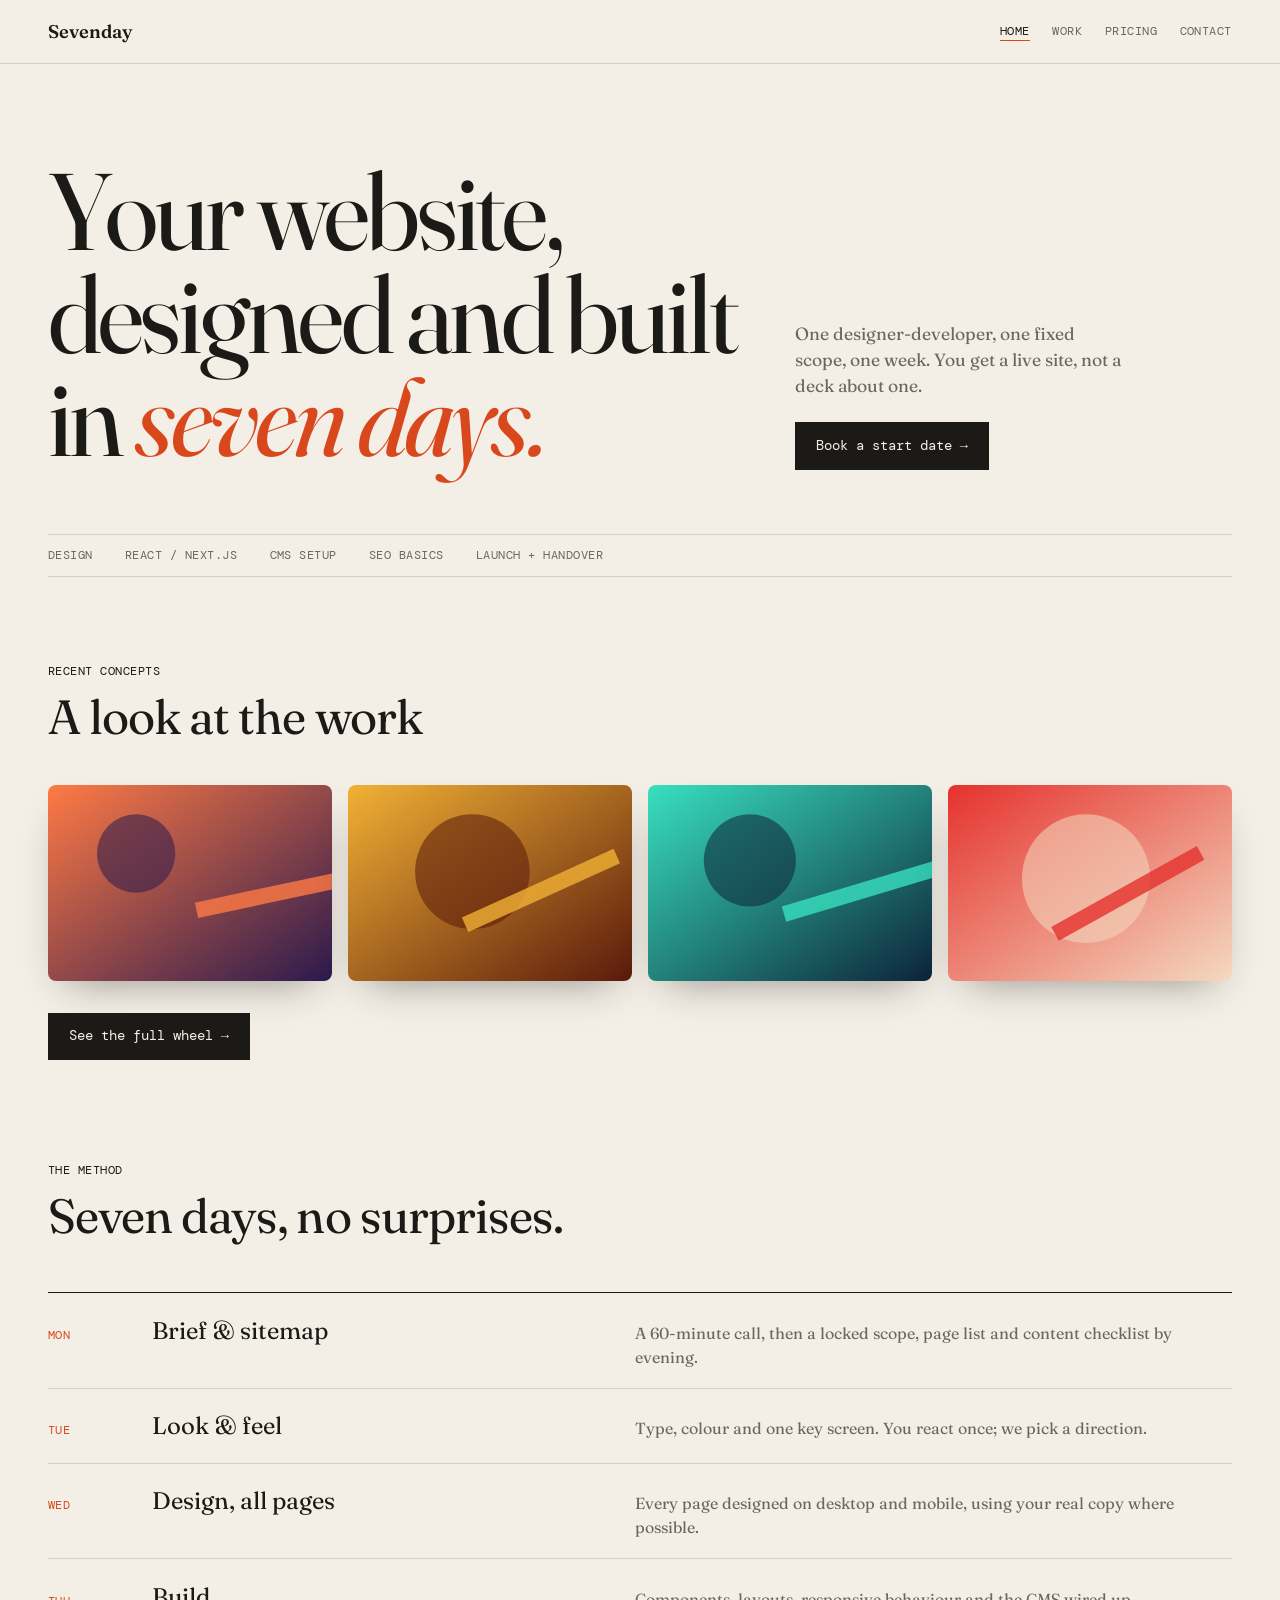
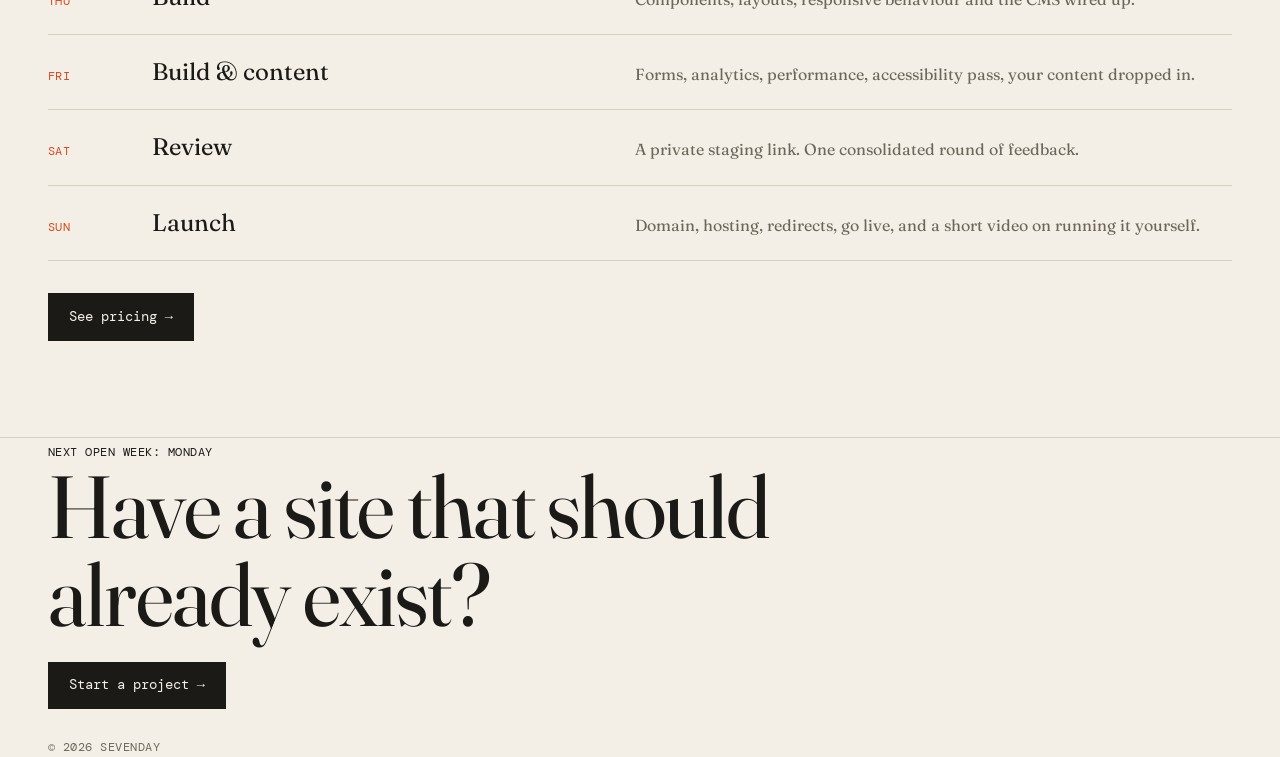
<file: index.html>
<!DOCTYPE html>
<html lang="en">
<head>
<meta charset="utf-8">
<meta name="viewport" content="width=device-width, initial-scale=1, viewport-fit=cover">
<title>Sevenday — web design & development, shipped in a week</title>
<link rel="preconnect" href="https://fonts.googleapis.com">
<link href="https://fonts.googleapis.com/css2?family=Fraunces:opsz,wght@9..144,400;9..144,600&family=DM+Mono:wght@400;500&display=swap" rel="stylesheet">
<link rel="stylesheet" href="styles.css">
</head>
<body>
<nav><b><a href="index.html">Sevenday</a></b><div class="mono">
<a href="index.html" data-page="index.html">Home</a>
<a href="work.html" data-page="work.html">Work</a>
<a href="pricing.html" data-page="pricing.html">Pricing</a>
<a href="contact.html" data-page="contact.html">Contact</a>
</div></nav>

<div class="wrap">
<header class="hero">
<h1>Your website, designed and built in <em>seven days.</em></h1>
<div>
<p>One designer-developer, one fixed scope, one week. You get a live site, not a deck about one.</p>
<a class="btn" href="contact.html">Book a start date →</a>
</div>
</header>
<div class="ticker mono"><span>Design</span><span>React / Next.js</span><span>CMS setup</span><span>SEO basics</span><span>Launch + handover</span></div>

<section class="pad">
<span class="mono">Recent concepts</span>
<h2>A look at the work</h2>
<div class="teaser" id="teaser"></div>
<p><a class="btn" href="work.html">See the full wheel →</a></p>
</section>

<section class="pad" style="padding-top:0">
<span class="mono">The method</span>
<h2>Seven days, no surprises.</h2>
<div class="days">
<div class="day"><span class="mono">Mon</span><h3>Brief & sitemap</h3><p>A 60-minute call, then a locked scope, page list and content checklist by evening.</p></div>
<div class="day"><span class="mono">Tue</span><h3>Look & feel</h3><p>Type, colour and one key screen. You react once; we pick a direction.</p></div>
<div class="day"><span class="mono">Wed</span><h3>Design, all pages</h3><p>Every page designed on desktop and mobile, using your real copy where possible.</p></div>
<div class="day"><span class="mono">Thu</span><h3>Build</h3><p>Components, layouts, responsive behaviour and the CMS wired up.</p></div>
<div class="day"><span class="mono">Fri</span><h3>Build & content</h3><p>Forms, analytics, performance, accessibility pass, your content dropped in.</p></div>
<div class="day"><span class="mono">Sat</span><h3>Review</h3><p>A private staging link. One consolidated round of feedback.</p></div>
<div class="day"><span class="mono">Sun</span><h3>Launch</h3><p>Domain, hosting, redirects, go live, and a short video on running it yourself.</p></div>
</div>
<p style="margin-top:2rem"><a class="btn" href="pricing.html">See pricing →</a></p>
</section>
</div>

<footer class="wrap">
<span class="mono">Next open week: Monday</span>
<h2>Have a site that should already exist?</h2>
<p style="margin:1.5rem 0"><a class="btn" href="contact.html">Start a project →</a></p>
<span class="mono" style="color:var(--mut)">© 2026 Sevenday</span>
</footer>

<script src="common.js"></script>
<script>
(function () {
  var D = window.SEVENDAY, box = document.getElementById("teaser");
  D.WORKS.slice(0, 4).forEach(function (t, i) {
    var a = document.createElement("a");
    a.href = "work.html";
    a.innerHTML = '<img alt="' + t + '" src="' + D.art(i) + '">';
    box.appendChild(a);
  });
})();
</script>
</body>
</html>
</file>
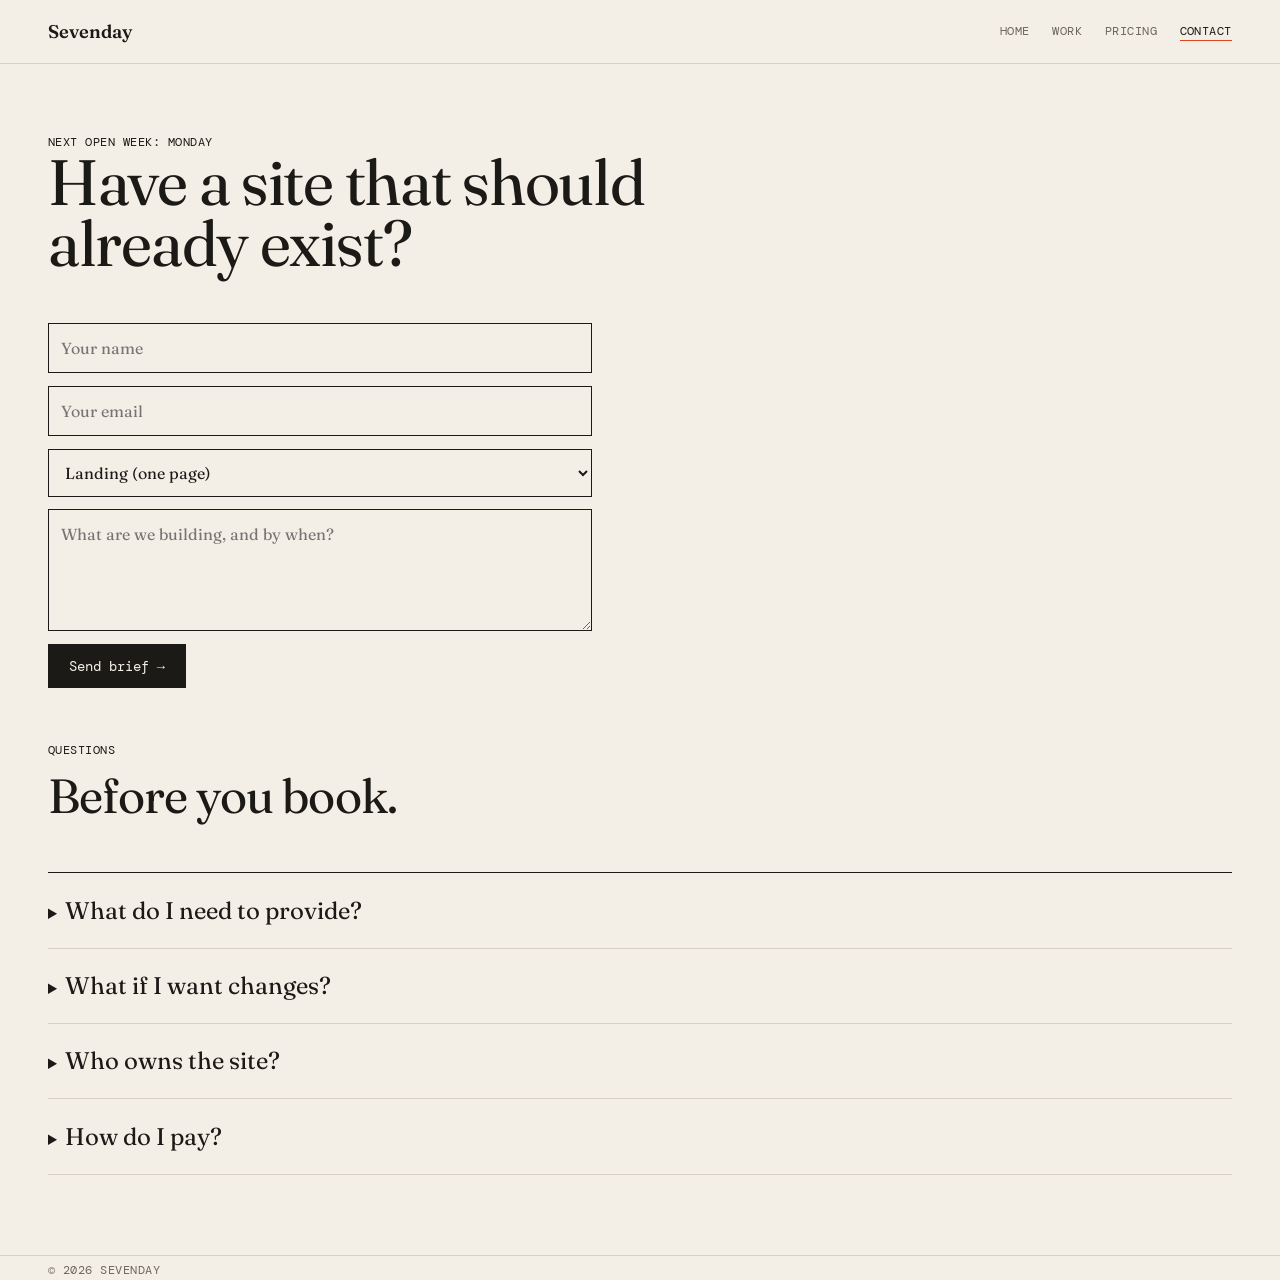
<file: contact.html>
<!DOCTYPE html>
<html lang="en">
<head>
<meta charset="utf-8">
<meta name="viewport" content="width=device-width, initial-scale=1, viewport-fit=cover">
<title>Contact — Sevenday</title>
<link rel="preconnect" href="https://fonts.googleapis.com">
<link href="https://fonts.googleapis.com/css2?family=Fraunces:opsz,wght@9..144,400;9..144,600&family=DM+Mono:wght@400;500&display=swap" rel="stylesheet">
<link rel="stylesheet" href="styles.css">
<style>#f input,#f select,#f textarea{font:inherit;color:var(--fg);background:transparent;border:1px solid var(--fg);padding:.75rem;border-radius:0;width:100%}#f :focus-visible{outline:2px solid var(--acc)}summary{cursor:pointer}details.day{display:block}details p{margin-top:.6rem}</style>
</head>
<body>
<nav><b><a href="index.html">Sevenday</a></b><div class="mono">
<a href="index.html" data-page="index.html">Home</a>
<a href="work.html" data-page="work.html">Work</a>
<a href="pricing.html" data-page="pricing.html">Pricing</a>
<a href="contact.html" data-page="contact.html">Contact</a>
</div></nav>

<div class="wrap">
<header class="pagehero">
<span class="mono">Next open week: Monday</span>
<h1 id="cth">Have a site that should already exist?</h1>
</header>

<form id="f" style="display:grid;gap:.8rem;max-width:34rem;margin:0 0 3rem">
<input required id="nm" placeholder="Your name" autocomplete="name">
<input required id="em" type="email" placeholder="Your email" autocomplete="email">
<select id="pk"><option>Landing (one page)</option><option>Studio (up to 5 pages)</option><option>Product (app or shop)</option><option>Not sure yet</option></select>
<textarea required id="brief" rows="4" placeholder="What are we building, and by when?"></textarea>
<button class="btn" style="border:0;cursor:pointer;justify-self:start">Send brief →</button>
</form>

<section class="pad" style="padding-top:0">
<span class="mono">Questions</span>
<h2>Before you book.</h2>
<div class="days">
<details class="day"><summary><h3 style="display:inline">What do I need to provide?</h3></summary><p>Your copy, logo and any photos by Monday evening. No copy yet? I'll write a first draft from the call.</p></details>
<details class="day"><summary><h3 style="display:inline">What if I want changes?</h3></summary><p>One consolidated round on Saturday is included. Extra rounds are billed hourly.</p></details>
<details class="day"><summary><h3 style="display:inline">Who owns the site?</h3></summary><p>You do: code, design files, domain and hosting accounts are all in your name at handover.</p></details>
<details class="day"><summary><h3 style="display:inline">How do I pay?</h3></summary><p>50% to reserve the week, 50% at launch.</p></details>
</div>
</section>
</div>

<footer class="wrap">
<span class="mono" style="color:var(--mut)">© 2026 Sevenday</span>
</footer>

<script src="common.js"></script>
<script src="form.js"></script>
</body>
</html>
</file>
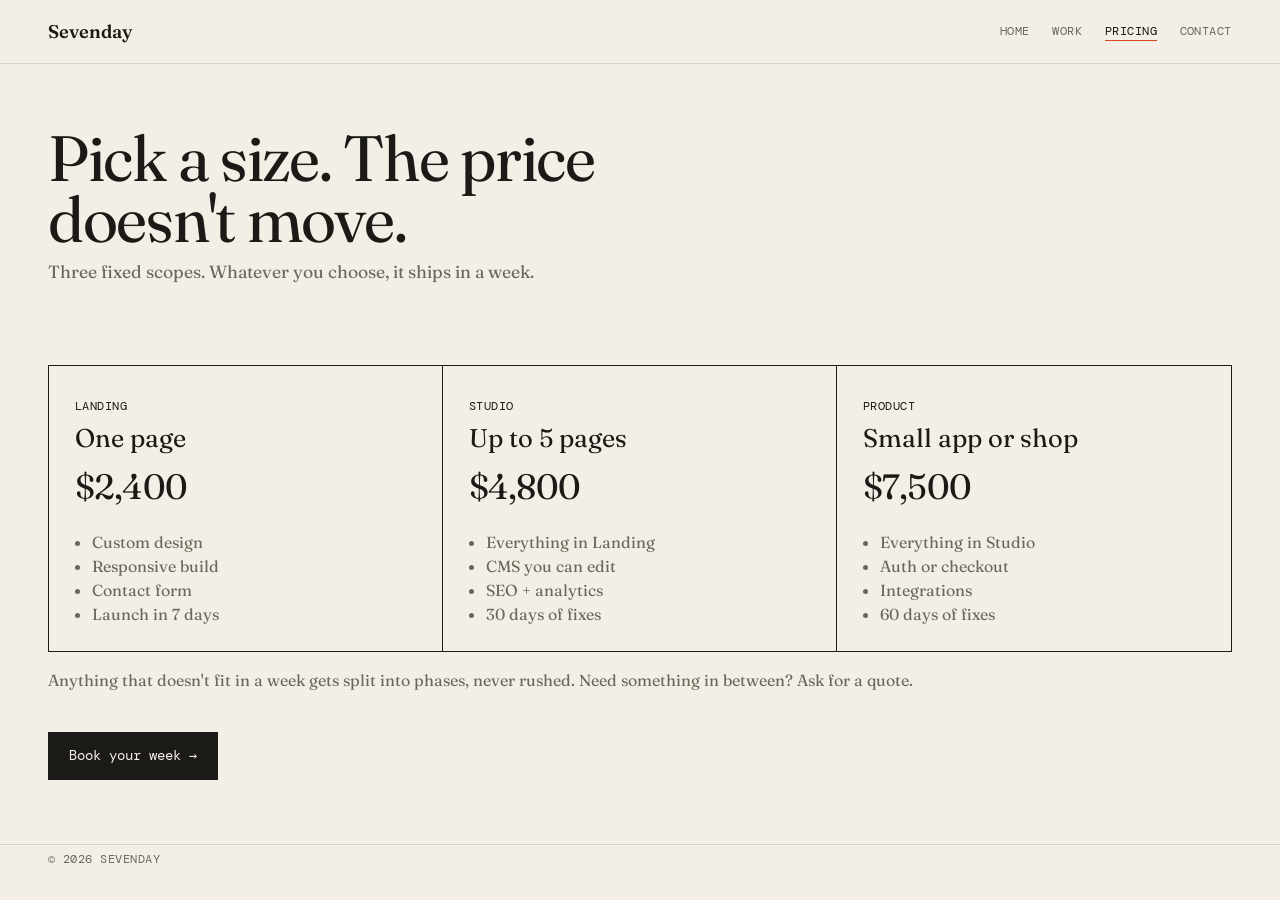
<file: pricing.html>
<!DOCTYPE html>
<html lang="en">
<head>
<meta charset="utf-8">
<meta name="viewport" content="width=device-width, initial-scale=1, viewport-fit=cover">
<title>Pricing — Sevenday</title>
<link rel="preconnect" href="https://fonts.googleapis.com">
<link href="https://fonts.googleapis.com/css2?family=Fraunces:opsz,wght@9..144,400;9..144,600&family=DM+Mono:wght@400;500&display=swap" rel="stylesheet">
<link rel="stylesheet" href="styles.css">
</head>
<body>
<nav><b><a href="index.html">Sevenday</a></b><div class="mono">
<a href="index.html" data-page="index.html">Home</a>
<a href="work.html" data-page="work.html">Work</a>
<a href="pricing.html" data-page="pricing.html">Pricing</a>
<a href="contact.html" data-page="contact.html">Contact</a>
</div></nav>

<div class="wrap">
<header class="pagehero">
<h1>Pick a size. The price doesn't move.</h1>
<p id="suggested">Three fixed scopes. Whatever you choose, it ships in a week.</p>
</header>

<div class="plans">
<div class="plan"><span class="mono">Landing</span><h3>One page</h3><div class="pr">$2,400</div><ul><li>Custom design</li><li>Responsive build</li><li>Contact form</li><li>Launch in 7 days</li></ul></div>
<div class="plan"><span class="mono">Studio</span><h3>Up to 5 pages</h3><div class="pr">$4,800</div><ul><li>Everything in Landing</li><li>CMS you can edit</li><li>SEO + analytics</li><li>30 days of fixes</li></ul></div>
<div class="plan"><span class="mono">Product</span><h3>Small app or shop</h3><div class="pr">$7,500</div><ul><li>Everything in Studio</li><li>Auth or checkout</li><li>Integrations</li><li>60 days of fixes</li></ul></div>
</div>
<p style="color:var(--mut);margin-top:1rem">Anything that doesn't fit in a week gets split into phases, never rushed. Need something in between? Ask for a quote.</p>
<p style="margin:2.5rem 0 4rem"><a class="btn" href="contact.html">Book your week →</a></p>
</div>

<footer class="wrap">
<span class="mono" style="color:var(--mut)">© 2026 Sevenday</span>
</footer>

<script src="common.js"></script>
<script src="pricing.js"></script>
</body>
</html>
</file>
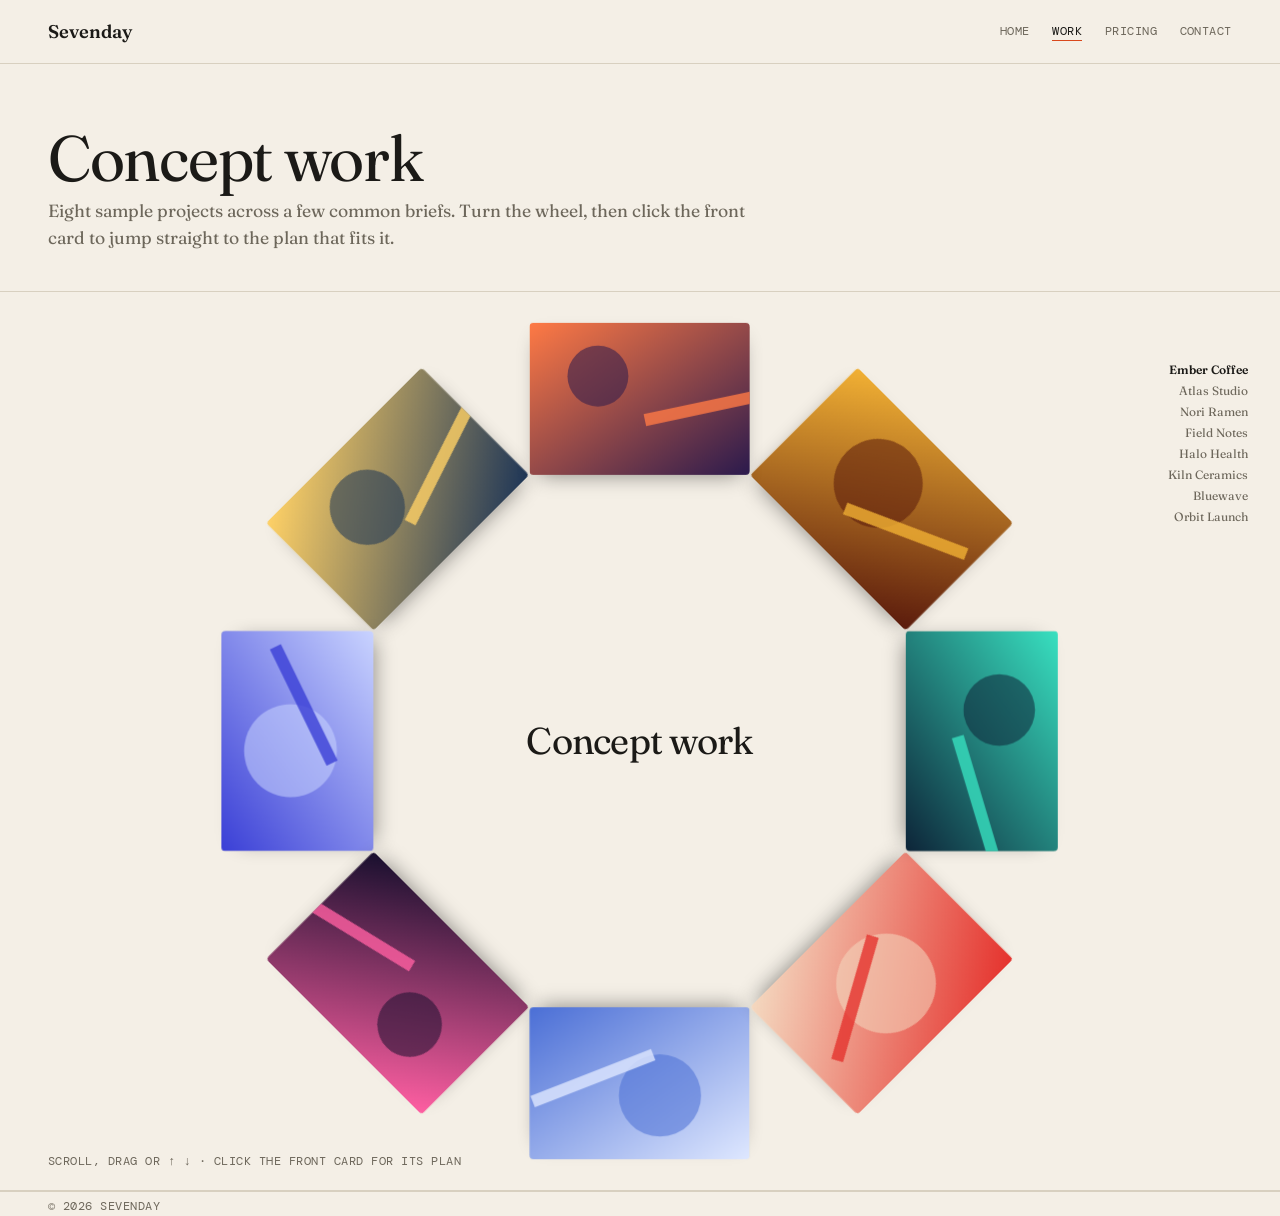
<file: work.html>
<!DOCTYPE html>
<html lang="en">
<head>
<meta charset="utf-8">
<meta name="viewport" content="width=device-width, initial-scale=1, viewport-fit=cover">
<title>Work — Sevenday</title>
<link rel="preconnect" href="https://fonts.googleapis.com">
<link href="https://fonts.googleapis.com/css2?family=Fraunces:opsz,wght@9..144,400;9..144,600&family=DM+Mono:wght@400;500&display=swap" rel="stylesheet">
<link rel="stylesheet" href="styles.css">
</head>
<body>
<nav><b><a href="index.html">Sevenday</a></b><div class="mono">
<a href="index.html" data-page="index.html">Home</a>
<a href="work.html" data-page="work.html">Work</a>
<a href="pricing.html" data-page="pricing.html">Pricing</a>
<a href="contact.html" data-page="contact.html">Contact</a>
</div></nav>

<div class="wrap"><header class="pagehero">
<h1>Concept work</h1>
<p>Eight sample projects across a few common briefs. Turn the wheel, then click the front card to jump straight to the plan that fits it.</p>
</header></div>

<section id="work" aria-label="Selected work">
<div id="stage" tabindex="0" role="listbox" aria-label="Concept projects">
<div id="wheel"></div>
</div>
<div id="lbl">Concept work</div>
<div id="ttl"></div>
<ol id="idx"></ol>
<div class="hint mono">Scroll, drag or ↑ ↓ · click the front card for its plan</div>
</section>

<footer class="wrap">
<span class="mono" style="color:var(--mut)">© 2026 Sevenday</span>
</footer>

<script src="common.js"></script>
<script src="wheel.js"></script>
</body>
</html>
</file>
<file: styles.css>
:root{--bg:#f4efe6;--fg:#1b1a17;--mut:#6d675b;--line:#d8d0c0;--acc:#d9481c;--card:#e9e2d3;
box-sizing:border-box;padding-top:env(safe-area-inset-top,0px);padding-bottom:env(safe-area-inset-bottom,0px)}
@media (prefers-color-scheme:dark){:root:not([data-theme="light"]){--bg:#15140f;--fg:#efe9dc;--mut:#9a9384;--line:#2e2b22;--acc:#ff6a3d;--card:#211f18}}
:root[data-theme="dark"]{--bg:#15140f;--fg:#efe9dc;--mut:#9a9384;--line:#2e2b22;--acc:#ff6a3d;--card:#211f18}
html{scroll-padding-top:env(safe-area-inset-top,0px);scroll-behavior:smooth}
*{box-sizing:border-box}
body{margin:0;background:var(--bg);color:var(--fg);font-family:"Fraunces",Georgia,serif;line-height:1.5}
.mono{font-family:"DM Mono",ui-monospace,Menlo,monospace;font-size:.78rem;letter-spacing:.04em;text-transform:uppercase}
a{color:inherit}
nav{display:flex;justify-content:space-between;align-items:center;padding:1.1rem clamp(1rem,4vw,3rem);border-bottom:1px solid var(--line)}
nav b{font-weight:600;font-size:1.15rem}
nav div{display:flex;gap:1.4rem}
nav a{text-decoration:none;color:var(--mut)}nav a:hover{color:var(--fg)}nav a.current{color:var(--fg);border-bottom:1px solid var(--acc)}
nav b a{text-decoration:none;color:inherit}
.pagehero{padding:clamp(2rem,6vw,4rem) 0 2.5rem;max-width:44rem}
.pagehero h1{font-weight:400;font-size:clamp(2.2rem,6vw,4rem);letter-spacing:-.02em;margin:0 0 .6rem}
.pagehero p{color:var(--mut);font-size:1.1rem;margin:0}
.teaser{display:grid;grid-template-columns:repeat(4,minmax(0,1fr));gap:1rem;margin:2rem 0}
.teaser a{display:block;text-decoration:none;color:inherit;border-radius:8px;overflow:hidden;aspect-ratio:1.45/1;box-shadow:0 18px 40px -18px rgba(0,0,0,.4)}
.teaser img{width:100%;height:100%;object-fit:cover;display:block;transition:transform .3s}
.teaser a:hover img{transform:scale(1.05)}
@media (max-width:760px){.teaser{grid-template-columns:repeat(2,minmax(0,1fr))}}
.wrap{padding:0 clamp(1rem,4vw,3rem)}
.hero{display:grid;grid-template-columns:minmax(0,1.6fr) minmax(0,1fr);gap:3rem;padding:clamp(2.5rem,8vw,6rem) 0 4rem;align-items:end}
h1{font-weight:400;font-size:clamp(2.6rem,8.5vw,7.2rem);line-height:.95;letter-spacing:-.03em;margin:0}
h1 em{color:var(--acc);font-style:italic}
.hero p{color:var(--mut);font-size:1.1rem;margin:0 0 1.4rem;max-width:30ch}
.btn{display:inline-block;background:var(--fg);color:var(--bg);padding:.85rem 1.3rem;text-decoration:none;font-family:"DM Mono",monospace;font-size:.85rem}
.btn:hover{background:var(--acc);color:#fff}
.ticker{border-top:1px solid var(--line);border-bottom:1px solid var(--line);padding:.7rem 0;color:var(--mut);display:flex;gap:2rem;flex-wrap:wrap}
h2{font-weight:400;font-size:clamp(1.8rem,4vw,3rem);letter-spacing:-.02em;margin:0 0 .5rem}
section.pad{padding:5rem 0}
/* wheel */
#work{position:relative;height:100vh;height:100svh;min-height:34rem;overflow:hidden;border-top:1px solid var(--line);border-bottom:1px solid var(--line);user-select:none}
#stage{position:absolute;inset:0;cursor:grab;touch-action:pan-x;outline:none}
#stage:active{cursor:grabbing}
#stage:focus-visible{outline:2px solid var(--fg);outline-offset:-4px}
#wheel{position:absolute;top:50%;left:50%;transform-style:preserve-3d}
.card{position:absolute;backface-visibility:hidden;display:block}
.face{position:relative;display:block;width:100%;height:100%;border-radius:8px;overflow:hidden;background:var(--card);box-shadow:0 18px 40px -18px rgba(0,0,0,.45)}
.face img{width:100%;height:100%;object-fit:cover;display:block}
.face i{position:absolute;right:12px;bottom:12px;font-style:normal;background:color-mix(in srgb,var(--bg) 82%,transparent);padding:.25rem .65rem;border-radius:99px;font-size:.7rem;opacity:0;transform:translateY(4px);transition:.2s}
.card:hover .face i{opacity:1;transform:none}
#lbl,#ttl{position:absolute;pointer-events:none;letter-spacing:-.02em}
#lbl{inset:0;display:grid;place-items:center}
#ttl{top:50%;left:8%;transform:translateY(-50%);opacity:0;max-width:26%}
#idx{position:absolute;top:7.5%;right:2.5%;margin:0;padding:0;list-style:none;text-align:right;line-height:1.75;color:var(--mut)}
#idx button{all:unset;cursor:pointer}#idx button.on{color:var(--fg);font-weight:600}
.hint{position:absolute;left:clamp(1rem,4vw,3rem);bottom:calc(1.2rem + env(safe-area-inset-bottom,0px));color:var(--mut);pointer-events:none}
/* week */
.days{border-top:1px solid var(--fg);margin-top:2.5rem}
.day{display:grid;grid-template-columns:5rem 1fr 1.3fr;gap:1.5rem;padding:1.2rem 0;border-bottom:1px solid var(--line);align-items:baseline}
.day h3{margin:0;font-weight:400;font-size:1.5rem}
.day p{margin:0;color:var(--mut)}
.day .mono{color:var(--acc)}
.plans{display:grid;grid-template-columns:repeat(3,minmax(0,1fr));gap:0;margin-top:2.5rem;border:1px solid var(--fg)}
.plan{padding:1.6rem;border-right:1px solid var(--fg);transition:background .3s}.plan:last-child{border:0}
.plan.rec{background:var(--card)}.plan .tag{display:block;color:var(--acc);margin-bottom:.5rem}
.plan h3{font-weight:400;font-size:1.6rem;margin:.2rem 0}
.plan .pr{font-size:2.2rem;letter-spacing:-.02em}
.plan.rec{background:var(--card)}.plan .tag{display:block;color:var(--acc);margin-bottom:.5rem}.plan{transition:background .3s}.plan ul{padding-left:1.1rem;color:var(--mut);margin:1rem 0 0}
footer{padding:4rem 0 3rem;border-top:1px solid var(--line)}
footer h2{font-size:clamp(2.2rem,7vw,5.5rem);line-height:1;max-width:14ch}
@media (max-width:760px){
.hero,.plans{grid-template-columns:1fr}.plan{border-right:0;border-bottom:1px solid var(--fg)}
.day{grid-template-columns:3.5rem 1fr}.day p:last-child{grid-column:2}
#ttl{left:5%;top:auto;bottom:16%;transform:none;max-width:60%}nav div a:nth-child(n+3){display:none}}
</file>
